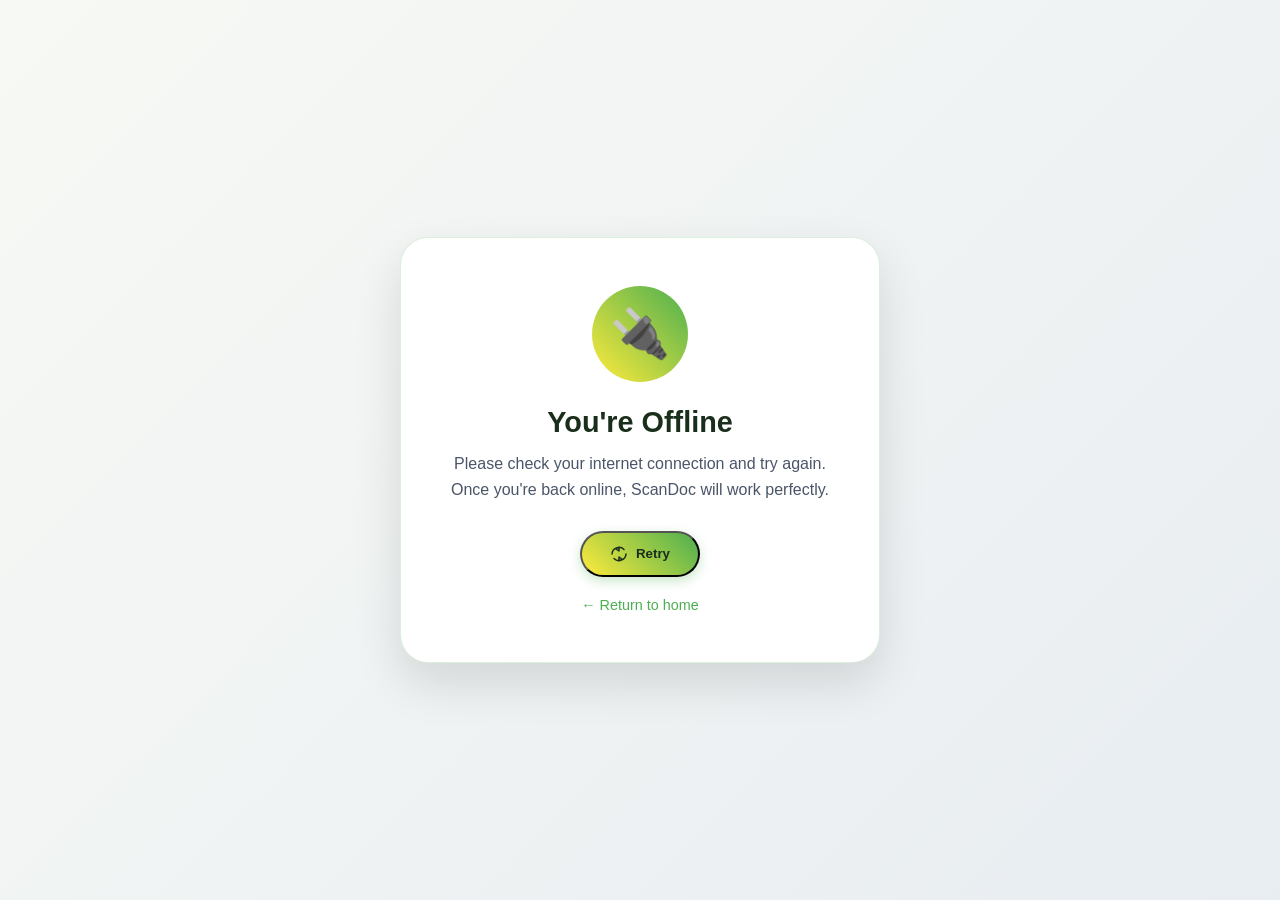
<file: offline.html>
<!DOCTYPE html>
<html lang="en">
<head>
  <meta charset="UTF-8">
  <meta name="viewport" content="width=device-width, initial-scale=1.0">
  <title>ScanDoc - Offline</title>
  <style>
    * {
      margin: 0;
      padding: 0;
      box-sizing: border-box;
    }
    body {
      font-family: 'DM Sans', -apple-system, BlinkMacSystemFont, 'Segoe UI', sans-serif;
      background: linear-gradient(135deg, #f7f9f4 0%, #e8edf2 100%);
      min-height: 100vh;
      display: flex;
      align-items: center;
      justify-content: center;
      padding: 20px;
    }
    .offline-card {
      background: white;
      border-radius: 28px;
      padding: 48px 32px;
      text-align: center;
      max-width: 480px;
      width: 100%;
      box-shadow: 0 20px 48px rgba(0,0,0,0.12);
      border: 1px solid rgba(76,175,80,0.2);
    }
    .offline-icon {
      width: 96px;
      height: 96px;
      background: linear-gradient(45deg, #FFEB3B, #4CAF50);
      border-radius: 50%;
      display: flex;
      align-items: center;
      justify-content: center;
      margin: 0 auto 24px;
      font-size: 48px;
    }
    h1 {
      font-family: 'Inter', 'Syne', sans-serif;
      font-size: 1.8rem;
      font-weight: 700;
      margin-bottom: 12px;
      color: #1a2e1c;
    }
    p {
      color: #4a5568;
      margin-bottom: 28px;
      line-height: 1.6;
    }
    .btn {
      display: inline-flex;
      align-items: center;
      gap: 8px;
      padding: 12px 28px;
      background: linear-gradient(45deg, #FFEB3B, #4CAF50);
      color: #1a2e1c;
      font-weight: 600;
      border-radius: 40px;
      text-decoration: none;
      transition: transform 0.2s, box-shadow 0.2s;
      box-shadow: 0 4px 12px rgba(76,175,80,0.3);
    }
    .btn:hover {
      transform: translateY(-2px);
      box-shadow: 0 6px 20px rgba(76,175,80,0.4);
    }
    .retry-link {
      margin-top: 20px;
      display: inline-block;
      color: #4CAF50;
      text-decoration: none;
      font-size: 0.9rem;
    }
    .retry-link:hover {
      text-decoration: underline;
    }
  </style>
</head>
<body>
  <div class="offline-card">
    <div class="offline-icon">
      🔌
    </div>
    <h1>You're Offline</h1>
    <p>Please check your internet connection and try again. Once you're back online, ScanDoc will work perfectly.</p>
    <button class="btn" onclick="location.reload()">
      <svg width="18" height="18" viewBox="0 0 18 18" fill="none">
        <path d="M2 9a7 7 0 0 1 12-4.5M16 9a7 7 0 0 1-12 4.5M9 2v4l-3-2 3-2zM9 16v-4l3 2-3 2z" stroke="currentColor" stroke-width="1.5" stroke-linecap="round" stroke-linejoin="round"/>
      </svg>
      Retry
    </button>
    <br />
    <a href="/" class="retry-link">← Return to home</a>
  </div>
</body>
</html>
</file>
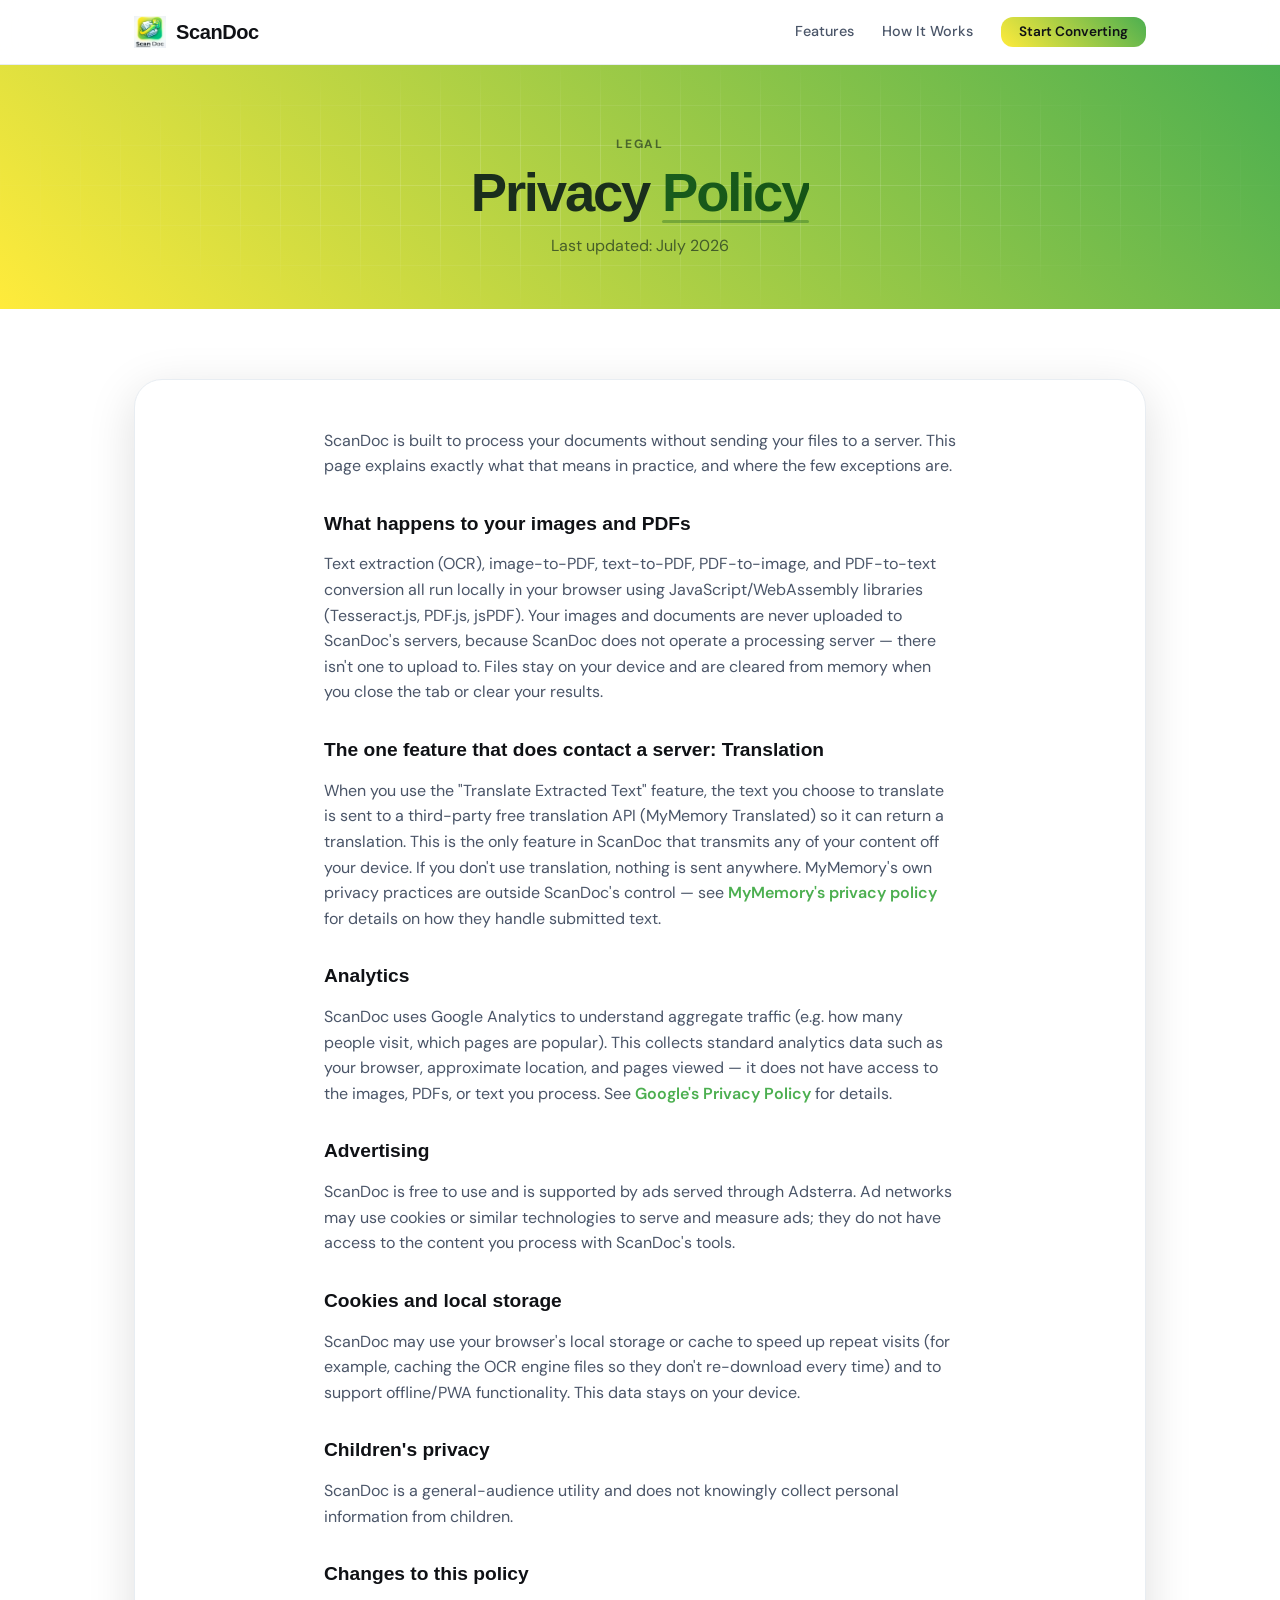
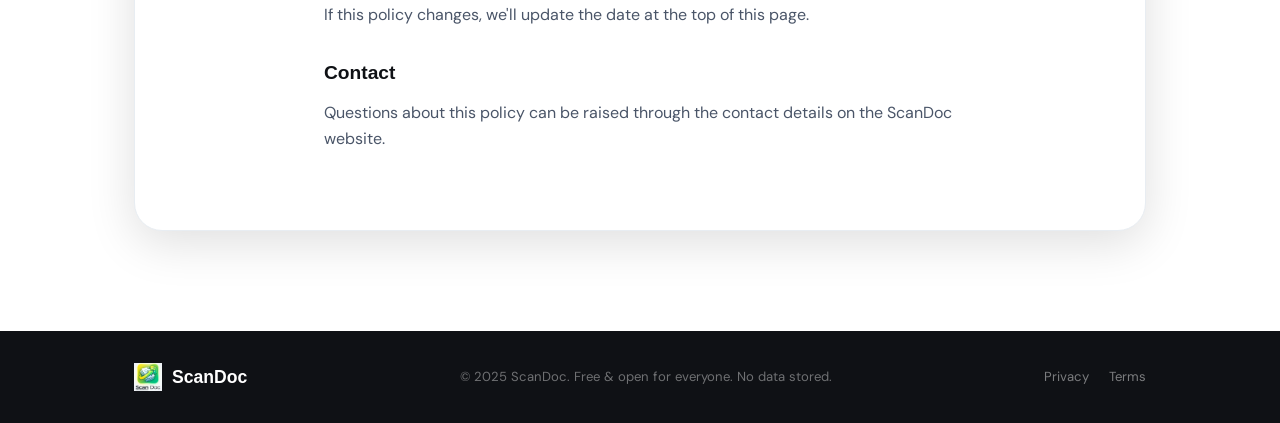
<file: privacy.html>
<!DOCTYPE html>
<html lang="en">
<head>
  <!-- Google Analytics -->
  <script async src="https://www.googletagmanager.com/gtag/js?id=G-9GDW4LM8QN"></script>
  <script>
    window.dataLayer = window.dataLayer || [];
    function gtag(){dataLayer.push(arguments);}
    gtag('js', new Date());
    gtag('config', 'G-9GDW4LM8QN');
  </script>

  <meta charset="UTF-8" />
  <meta name="viewport" content="width=device-width, initial-scale=1.0, viewport-fit=cover" />
  <title>Privacy Policy – ScanDoc</title>

  <meta name="description" content="ScanDoc's privacy policy: what data we do and don't collect, how OCR and document processing run in your browser, and your rights." />
  <meta name="robots" content="index, follow" />
  <link rel="canonical" href="https://scandoc.silverfoxdynamics.com/privacy.html" />

  <!-- PWA Meta Tags -->
  <meta name="theme-color" content="#4caf50" />
  <link rel="apple-touch-icon" href="/icons/launchericon-192x192.png" />
  <link rel="manifest" href="/manifest.json" />
  <link rel="icon" type="image/png" sizes="48x48" href="/icons/launchericon-48x48.png" />
  <link rel="icon" type="image/png" sizes="192x192" href="/icons/launchericon-192x192.png" />

  <link rel="preconnect" href="https://fonts.googleapis.com" />
  <link rel="preconnect" href="https://fonts.gstatic.com" crossorigin />
  <link href="https://fonts.googleapis.com/css2?family=Inter:opsz,wght@14..32,400;14..32,500;14..32,600;14..32,700;14..32,800&family=DM+Sans:ital,opsz,wght@0,9..40,300;0,9..40,400;0,9..40,500;1,9..40,300&display=swap" rel="stylesheet" />

  <link rel="stylesheet" href="style.css?v=2" />
</head>
<body>

  <!-- ══════════ NAVBAR ══════════ -->
  <header class="navbar">
    <div class="navbar__inner">
      <a class="navbar__brand" href="index.html">
        <div class="navbar__logo">
          <img src="logo.png" alt="ScanDoc Logo" width="32" height="32" style="display: block; object-fit: contain;" />
        </div>
        <span class="navbar__name">ScanDoc</span>
      </a>
      <nav class="navbar__links">
        <a href="index.html#features">Features</a>
        <a href="index.html#how-it-works">How It Works</a>
        <a href="index.html#app" class="btn btn--nav">Start Converting</a>
      </nav>
      <button class="navbar__toggle" id="navToggle" aria-label="Toggle menu">
        <span></span><span></span><span></span>
      </button>
    </div>
    <div class="navbar__mobile" id="navMobile">
      <a href="index.html#features">Features</a>
      <a href="index.html#how-it-works">How It Works</a>
      <a href="index.html#app">Start Converting</a>
    </div>
  </header>

  <!-- ══════════ PAGE HERO ══════════ -->
  <section class="hero" style="min-height:auto;padding:70px 0 50px;">
    <div class="hero__bg-grid"></div>
    <div class="container hero__inner">
      <div class="section-label" style="color:rgba(26,46,28,.65);">Legal</div>
      <h1 class="hero__title" style="font-size:clamp(2.2rem,5vw,3.4rem);margin-bottom:10px;">Privacy <em>Policy</em></h1>
      <p class="legal-updated">Last updated: July 2026</p>
    </div>
  </section>

  <!-- ══════════ CONTENT ══════════ -->
  <section class="app-section" style="padding:70px 0 100px;">
    <div class="container">
      <div class="app-card">
        <div class="legal-card__body">

    <p>ScanDoc is built to process your documents without sending your files to a server. This page explains exactly what that means in practice, and where the few exceptions are.</p>

    <h2>What happens to your images and PDFs</h2>
    <p>Text extraction (OCR), image-to-PDF, text-to-PDF, PDF-to-image, and PDF-to-text conversion all run locally in your browser using JavaScript/WebAssembly libraries (Tesseract.js, PDF.js, jsPDF). Your images and documents are never uploaded to ScanDoc's servers, because ScanDoc does not operate a processing server — there isn't one to upload to. Files stay on your device and are cleared from memory when you close the tab or clear your results.</p>

    <h2>The one feature that does contact a server: Translation</h2>
    <p>When you use the "Translate Extracted Text" feature, the text you choose to translate is sent to a third-party free translation API (MyMemory Translated) so it can return a translation. This is the only feature in ScanDoc that transmits any of your content off your device. If you don't use translation, nothing is sent anywhere. MyMemory's own privacy practices are outside ScanDoc's control — see <a class="legal-link" href="https://mymemory.translated.net/doc/privacy.php" target="_blank" rel="noopener">MyMemory's privacy policy</a> for details on how they handle submitted text.</p>

    <h2>Analytics</h2>
    <p>ScanDoc uses Google Analytics to understand aggregate traffic (e.g. how many people visit, which pages are popular). This collects standard analytics data such as your browser, approximate location, and pages viewed — it does not have access to the images, PDFs, or text you process. See <a class="legal-link" href="https://policies.google.com/privacy" target="_blank" rel="noopener">Google's Privacy Policy</a> for details.</p>

    <h2>Advertising</h2>
    <p>ScanDoc is free to use and is supported by ads served through Adsterra. Ad networks may use cookies or similar technologies to serve and measure ads; they do not have access to the content you process with ScanDoc's tools.</p>

    <h2>Cookies and local storage</h2>
    <p>ScanDoc may use your browser's local storage or cache to speed up repeat visits (for example, caching the OCR engine files so they don't re-download every time) and to support offline/PWA functionality. This data stays on your device.</p>

    <h2>Children's privacy</h2>
    <p>ScanDoc is a general-audience utility and does not knowingly collect personal information from children.</p>

    <h2>Changes to this policy</h2>
    <p>If this policy changes, we'll update the date at the top of this page.</p>

    <h2>Contact</h2>
    <p>Questions about this policy can be raised through the contact details on the ScanDoc website.</p>

        </div>
      </div>
    </div>
  </section>

  <!-- ══════════ FOOTER ══════════ -->
  <footer class="footer">
    <div class="container footer__inner">
      <div class="footer__brand"><div class="navbar__logo" style="width:28px;height:28px;"><img src="logo.png" alt="ScanDoc Logo" width="28" height="28" /></div><span>ScanDoc</span></div>
      <p class="footer__copy">© 2025 ScanDoc. Free & open for everyone. No data stored.</p>
      <div class="footer__links"><a href="privacy.html">Privacy</a><a href="terms.html">Terms</a></div>
    </div>
  </footer>

  <script>
    const navToggle = document.getElementById('navToggle');
    const navMobile = document.getElementById('navMobile');
    if (navToggle) navToggle.addEventListener('click', () => navMobile.classList.toggle('open'));
  </script>
</body>
</html>
</file>
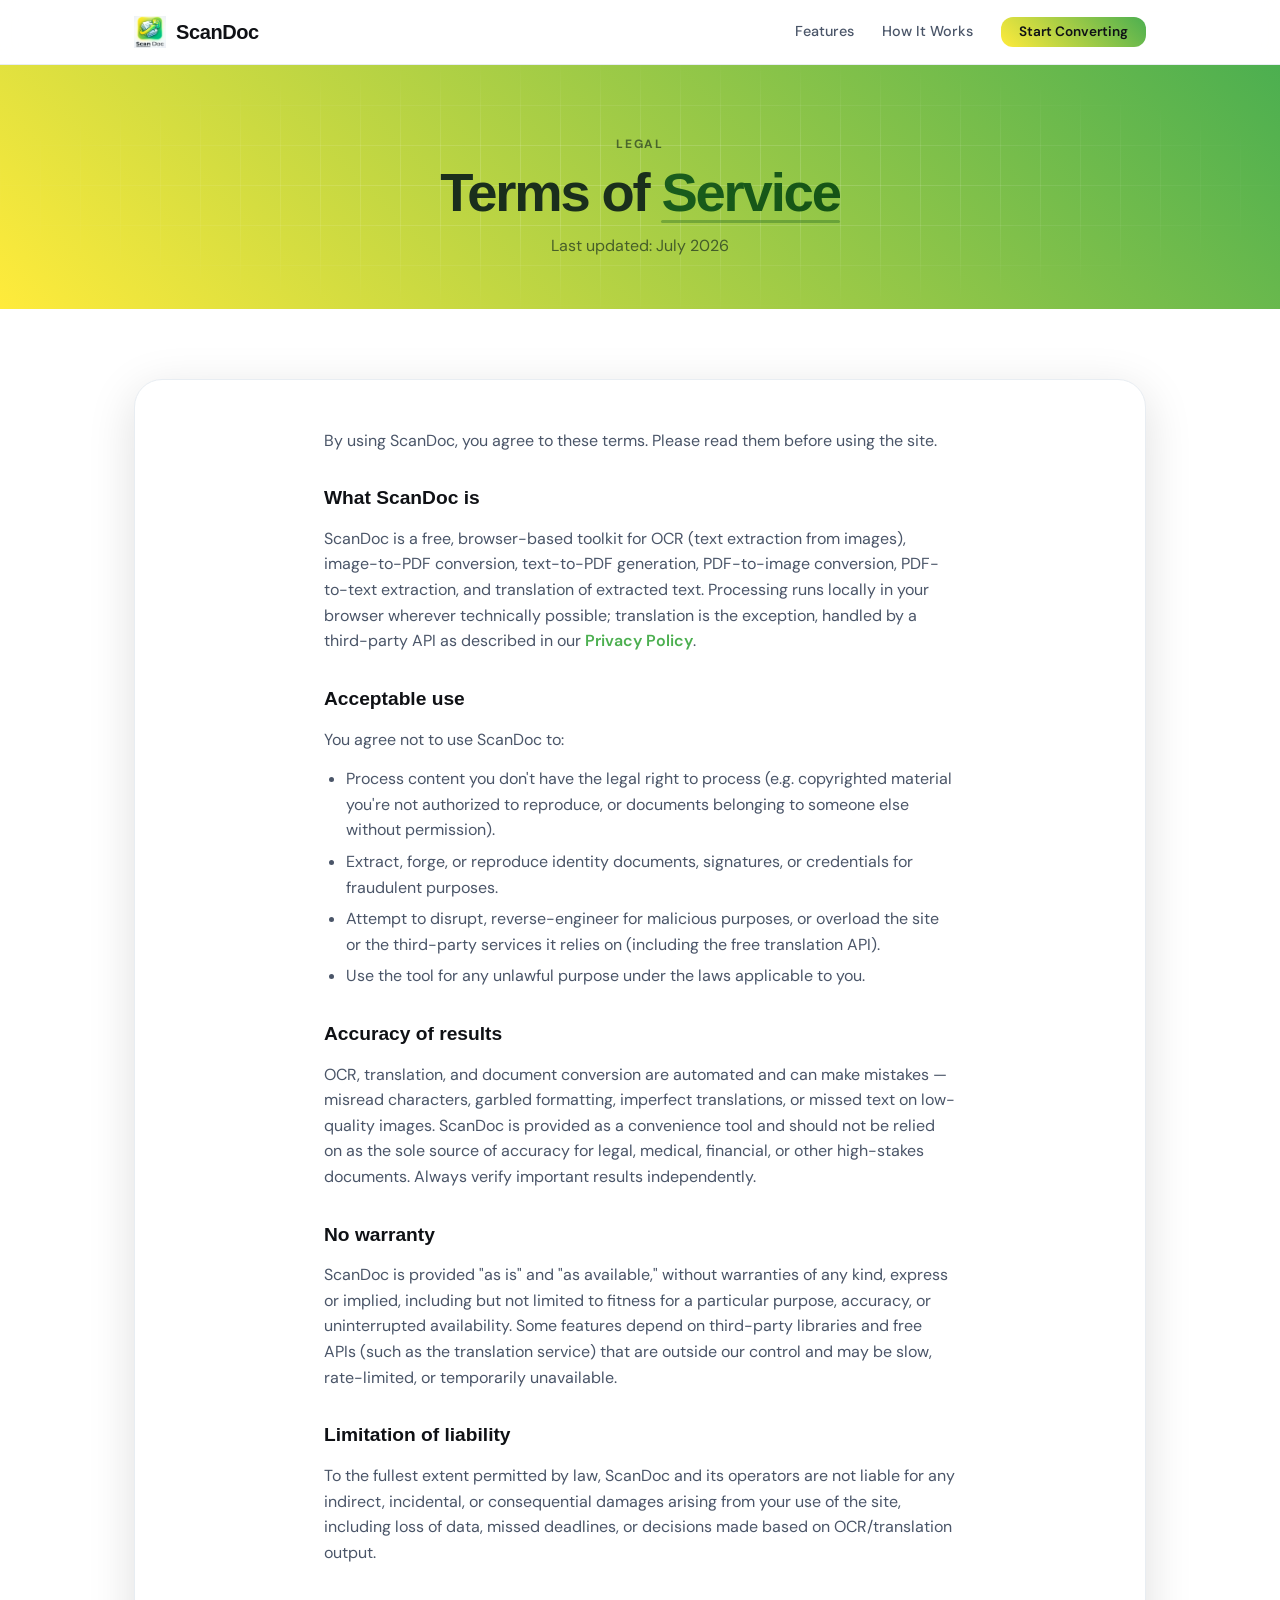
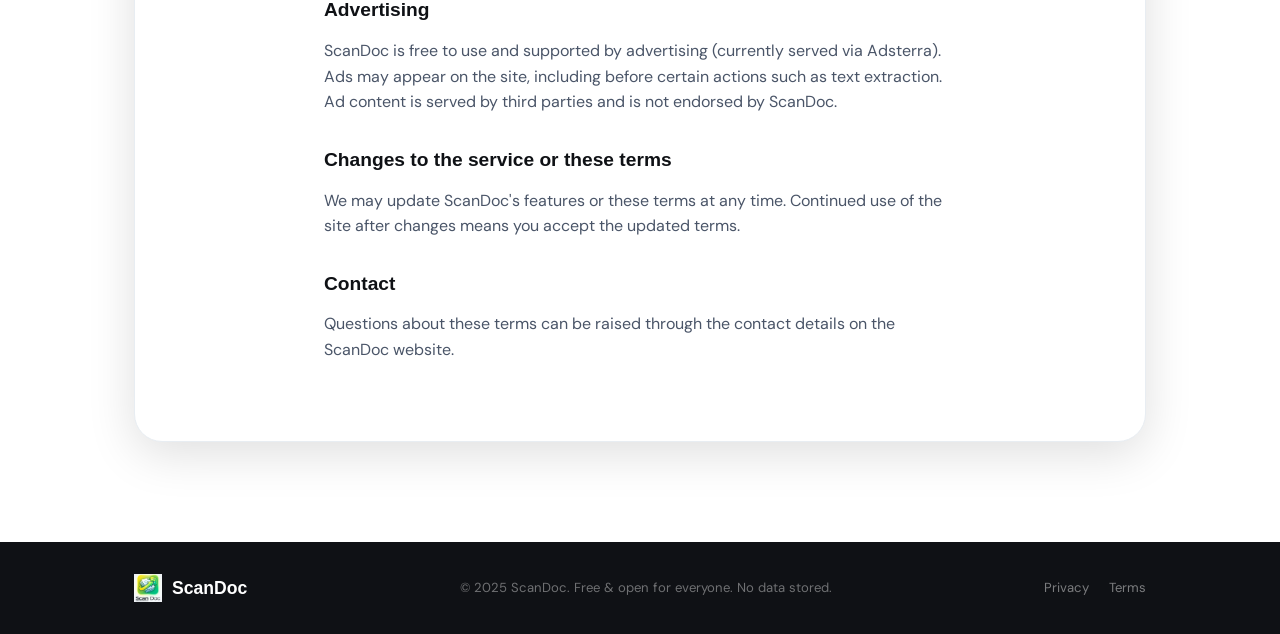
<file: terms.html>
<!DOCTYPE html>
<html lang="en">
<head>
  <!-- Google Analytics -->
  <script async src="https://www.googletagmanager.com/gtag/js?id=G-9GDW4LM8QN"></script>
  <script>
    window.dataLayer = window.dataLayer || [];
    function gtag(){dataLayer.push(arguments);}
    gtag('js', new Date());
    gtag('config', 'G-9GDW4LM8QN');
  </script>

  <meta charset="UTF-8" />
  <meta name="viewport" content="width=device-width, initial-scale=1.0, viewport-fit=cover" />
  <title>Terms of Service – ScanDoc</title>

  <meta name="description" content="ScanDoc's terms of service: acceptable use, disclaimers, and limitations for the free browser-based OCR and document toolkit." />
  <meta name="robots" content="index, follow" />
  <link rel="canonical" href="https://scandoc.silverfoxdynamics.com/terms.html" />

  <!-- PWA Meta Tags -->
  <meta name="theme-color" content="#4caf50" />
  <link rel="apple-touch-icon" href="/icons/launchericon-192x192.png" />
  <link rel="manifest" href="/manifest.json" />
  <link rel="icon" type="image/png" sizes="48x48" href="/icons/launchericon-48x48.png" />
  <link rel="icon" type="image/png" sizes="192x192" href="/icons/launchericon-192x192.png" />

  <link rel="preconnect" href="https://fonts.googleapis.com" />
  <link rel="preconnect" href="https://fonts.gstatic.com" crossorigin />
  <link href="https://fonts.googleapis.com/css2?family=Inter:opsz,wght@14..32,400;14..32,500;14..32,600;14..32,700;14..32,800&family=DM+Sans:ital,opsz,wght@0,9..40,300;0,9..40,400;0,9..40,500;1,9..40,300&display=swap" rel="stylesheet" />

  <link rel="stylesheet" href="style.css?v=2" />
</head>
<body>

  <!-- ══════════ NAVBAR ══════════ -->
  <header class="navbar">
    <div class="navbar__inner">
      <a class="navbar__brand" href="index.html">
        <div class="navbar__logo">
          <img src="logo.png" alt="ScanDoc Logo" width="32" height="32" style="display: block; object-fit: contain;" />
        </div>
        <span class="navbar__name">ScanDoc</span>
      </a>
      <nav class="navbar__links">
        <a href="index.html#features">Features</a>
        <a href="index.html#how-it-works">How It Works</a>
        <a href="index.html#app" class="btn btn--nav">Start Converting</a>
      </nav>
      <button class="navbar__toggle" id="navToggle" aria-label="Toggle menu">
        <span></span><span></span><span></span>
      </button>
    </div>
    <div class="navbar__mobile" id="navMobile">
      <a href="index.html#features">Features</a>
      <a href="index.html#how-it-works">How It Works</a>
      <a href="index.html#app">Start Converting</a>
    </div>
  </header>

  <!-- ══════════ PAGE HERO ══════════ -->
  <section class="hero" style="min-height:auto;padding:70px 0 50px;">
    <div class="hero__bg-grid"></div>
    <div class="container hero__inner">
      <div class="section-label" style="color:rgba(26,46,28,.65);">Legal</div>
      <h1 class="hero__title" style="font-size:clamp(2.2rem,5vw,3.4rem);margin-bottom:10px;">Terms of <em>Service</em></h1>
      <p class="legal-updated">Last updated: July 2026</p>
    </div>
  </section>

  <!-- ══════════ CONTENT ══════════ -->
  <section class="app-section" style="padding:70px 0 100px;">
    <div class="container">
      <div class="app-card">
        <div class="legal-card__body">

    <p>By using ScanDoc, you agree to these terms. Please read them before using the site.</p>

    <h2>What ScanDoc is</h2>
    <p>ScanDoc is a free, browser-based toolkit for OCR (text extraction from images), image-to-PDF conversion, text-to-PDF generation, PDF-to-image conversion, PDF-to-text extraction, and translation of extracted text. Processing runs locally in your browser wherever technically possible; translation is the exception, handled by a third-party API as described in our <a class="legal-link" href="privacy.html">Privacy Policy</a>.</p>

    <h2>Acceptable use</h2>
    <p>You agree not to use ScanDoc to:</p>
    <ul>
      <li>Process content you don't have the legal right to process (e.g. copyrighted material you're not authorized to reproduce, or documents belonging to someone else without permission).</li>
      <li>Extract, forge, or reproduce identity documents, signatures, or credentials for fraudulent purposes.</li>
      <li>Attempt to disrupt, reverse-engineer for malicious purposes, or overload the site or the third-party services it relies on (including the free translation API).</li>
      <li>Use the tool for any unlawful purpose under the laws applicable to you.</li>
    </ul>

    <h2>Accuracy of results</h2>
    <p>OCR, translation, and document conversion are automated and can make mistakes — misread characters, garbled formatting, imperfect translations, or missed text on low-quality images. ScanDoc is provided as a convenience tool and should not be relied on as the sole source of accuracy for legal, medical, financial, or other high-stakes documents. Always verify important results independently.</p>

    <h2>No warranty</h2>
    <p>ScanDoc is provided "as is" and "as available," without warranties of any kind, express or implied, including but not limited to fitness for a particular purpose, accuracy, or uninterrupted availability. Some features depend on third-party libraries and free APIs (such as the translation service) that are outside our control and may be slow, rate-limited, or temporarily unavailable.</p>

    <h2>Limitation of liability</h2>
    <p>To the fullest extent permitted by law, ScanDoc and its operators are not liable for any indirect, incidental, or consequential damages arising from your use of the site, including loss of data, missed deadlines, or decisions made based on OCR/translation output.</p>

    <h2>Advertising</h2>
    <p>ScanDoc is free to use and supported by advertising (currently served via Adsterra). Ads may appear on the site, including before certain actions such as text extraction. Ad content is served by third parties and is not endorsed by ScanDoc.</p>

    <h2>Changes to the service or these terms</h2>
    <p>We may update ScanDoc's features or these terms at any time. Continued use of the site after changes means you accept the updated terms.</p>

    <h2>Contact</h2>
    <p>Questions about these terms can be raised through the contact details on the ScanDoc website.</p>

        </div>
      </div>
    </div>
  </section>

  <!-- ══════════ FOOTER ══════════ -->
  <footer class="footer">
    <div class="container footer__inner">
      <div class="footer__brand"><div class="navbar__logo" style="width:28px;height:28px;"><img src="logo.png" alt="ScanDoc Logo" width="28" height="28" /></div><span>ScanDoc</span></div>
      <p class="footer__copy">© 2025 ScanDoc. Free & open for everyone. No data stored.</p>
      <div class="footer__links"><a href="privacy.html">Privacy</a><a href="terms.html">Terms</a></div>
    </div>
  </footer>

  <script>
    const navToggle = document.getElementById('navToggle');
    const navMobile = document.getElementById('navMobile');
    if (navToggle) navToggle.addEventListener('click', () => navMobile.classList.toggle('open'));
  </script>
</body>
</html>
</file>
<file: style.css>
/* ═══════════════════════════════════════════════════
   ScanDoc — Main Stylesheet
   Fonts: Syne (headings) + DM Sans (body)
   Brand: Yellow #FFEB3B → Green #4CAF50
════════════════════════════════════════════════════ */

/* ── CUSTOM PROPERTIES ── */
:root {
  --brand-yellow: #FFEB3B;
  --brand-green:  #4CAF50;
  --brand-grad:   linear-gradient(45deg, #FFEB3B 0%, #4CAF50 100%);
  --brand-grad-r: linear-gradient(225deg, #FFEB3B 0%, #4CAF50 100%);

  --text-primary:   #0f1115;
  --text-secondary: #4a5568;
  --text-muted:     #8a9ab0;

  --bg-white:  #ffffff;
  --bg-soft:   #f7f9f4;
  --bg-card:   #ffffff;

  --border:        #e8edf2;
  --border-focus:  #4CAF50;

  --shadow-sm:  0 1px 4px rgba(0,0,0,.07);
  --shadow-md:  0 4px 20px rgba(0,0,0,.10);
  --shadow-lg:  0 12px 48px rgba(0,0,0,.13);

  --radius-sm:  6px;
  --radius-md:  12px;
  --radius-lg:  20px;
  --radius-xl:  28px;

  --font-heading: 'Syne', sans-serif;
  --font-body:    'DM Sans', sans-serif;

  --transition: 0.22s ease;
}

/* ── RESET & BASE ── */
*, *::before, *::after { box-sizing: border-box; margin: 0; padding: 0; }

html { scroll-behavior: smooth; font-size: 16px; }

body {
  font-family: var(--font-body);
  color: var(--text-primary);
  background: var(--bg-soft);
  line-height: 1.6;
  -webkit-font-smoothing: antialiased;
}

a { color: inherit; text-decoration: none; }
img { max-width: 100%; display: block; }
button { cursor: pointer; font-family: var(--font-body); border: none; background: none; }
select, textarea { font-family: var(--font-body); }

.container {
  width: 100%;
  max-width: 1060px;
  margin: 0 auto;
  padding: 0 24px;
}

/* ══════════════════════════════════════════════════
   AD SLOTS
══════════════════════════════════════════════════ */
.ad-slot {
  width: 100%;
  background: repeating-linear-gradient(
    -45deg,
    #f0f4f8,
    #f0f4f8 10px,
    #e8ecf2 10px,
    #e8ecf2 20px
  );
  display: flex;
  align-items: center;
  justify-content: center;
  position: relative;
  overflow: hidden;
}
.ad-slot--header  { height: 60px; border-bottom: 1px solid var(--border); }
.ad-slot--inline  { height: 90px; margin: 0; }
.ad-slot--footer  { height: 90px; margin-top: 0; border-top: 1px solid var(--border); }
.ad-slot--post-process { height: 80px; border-radius: var(--radius-md); margin: 20px 0; }

.ad-label {
  font-size: 10px;
  letter-spacing: .12em;
  text-transform: uppercase;
  color: var(--text-muted);
  background: rgba(255,255,255,.75);
  padding: 3px 10px;
  border-radius: 20px;
  backdrop-filter: blur(4px);
}

/* ══════════════════════════════════════════════════
   NAVBAR
══════════════════════════════════════════════════ */
.navbar {
  position: sticky;
  top: 0;
  z-index: 100;
  background: rgba(255,255,255,.92);
  backdrop-filter: blur(12px);
  -webkit-backdrop-filter: blur(12px);
  border-bottom: 1px solid var(--border);
}

.navbar__inner {
  max-width: 1060px;
  margin: 0 auto;
  padding: 0 24px;
  height: 64px;
  display: flex;
  align-items: center;
  justify-content: space-between;
  gap: 24px;
}

.navbar__brand {
  display: flex;
  align-items: center;
  gap: 10px;
  font-family: var(--font-heading);
  font-weight: 800;
  font-size: 1.25rem;
  letter-spacing: -.02em;
}

.navbar__links {
  display: flex;
  align-items: center;
  gap: 28px;
  font-size: .9rem;
  font-weight: 500;
}

.navbar__links a:not(.btn) {
  color: var(--text-secondary);
  transition: color var(--transition);
}
.navbar__links a:not(.btn):hover { color: var(--brand-green); }

.navbar__toggle {
  display: none;
  flex-direction: column;
  gap: 5px;
  width: 28px;
  padding: 2px;
}
.navbar__toggle span {
  display: block;
  height: 2px;
  background: var(--text-primary);
  border-radius: 2px;
  transition: var(--transition);
}

.navbar__mobile {
  display: none;
  flex-direction: column;
  padding: 12px 24px 16px;
  background: white;
  border-bottom: 1px solid var(--border);
  gap: 12px;
}
.navbar__mobile a {
  font-size: .95rem;
  font-weight: 500;
  color: var(--text-secondary);
  padding: 6px 0;
  border-bottom: 1px solid var(--border);
}
.navbar__mobile.open { display: flex; }

@media (max-width: 640px) {
  .navbar__links { display: none; }
  .navbar__toggle { display: flex; }
}

/* ══════════════════════════════════════════════════
   BUTTONS
══════════════════════════════════════════════════ */
.btn {
  display: inline-flex;
  align-items: center;
  gap: 8px;
  padding: 10px 20px;
  border-radius: var(--radius-md);
  font-size: .9rem;
  font-weight: 600;
  line-height: 1;
  transition: all var(--transition);
  white-space: nowrap;
  position: relative;
  overflow: hidden;
}

.btn--primary {
  background: var(--brand-grad);
  color: var(--text-primary);
  box-shadow: 0 2px 12px rgba(76,175,80,.25);
}
.btn--primary:hover {
  box-shadow: 0 4px 24px rgba(76,175,80,.4);
  transform: translateY(-1px);
}
.btn--primary:active { transform: translateY(0); }

.btn--secondary {
  background: var(--bg-soft);
  color: var(--text-primary);
  border: 1.5px solid var(--border);
}
.btn--secondary:hover {
  background: white;
  border-color: var(--brand-green);
  color: var(--brand-green);
}

.btn--ghost {
  background: transparent;
  color: var(--text-secondary);
  border: 1.5px solid var(--border);
}
.btn--ghost:hover {
  background: var(--bg-soft);
  border-color: var(--text-primary);
  color: var(--text-primary);
}

.btn--nav {
  background: var(--brand-grad);
  color: var(--text-primary);
  padding: 8px 18px;
  font-size: .85rem;
}

.btn--lg { padding: 14px 28px; font-size: 1rem; border-radius: var(--radius-lg); }
.btn--sm { padding: 6px 12px; font-size: .8rem; border-radius: var(--radius-sm); }
.btn--full { width: 100%; justify-content: center; }

.btn--download {
  background: var(--brand-grad);
  color: var(--text-primary);
  padding: 14px 32px;
  font-size: 1rem;
  border-radius: var(--radius-lg);
  box-shadow: 0 4px 20px rgba(76,175,80,.3);
}

.btn--download:hover {
  box-shadow: 0 6px 28px rgba(76,175,80,.5);
  transform: translateY(-2px);
}

.btn:disabled {
  opacity: 0.45;
  cursor: not-allowed;
  transform: none !important;
  box-shadow: none !important;
}

.btn-spinner {
  width: 16px;
  height: 16px;
  border: 2px solid rgba(0,0,0,.15);
  border-top-color: currentColor;
  border-radius: 50%;
  animation: spin 0.7s linear infinite;
  display: inline-block;
}

@keyframes spin { to { transform: rotate(360deg); } }

/* ══════════════════════════════════════════════════
   HERO SECTION
══════════════════════════════════════════════════ */
.hero {
  min-height: 88vh;
  background: linear-gradient(45deg, #FFEB3B 0%, #4CAF50 100%);
  display: flex;
  flex-direction: column;
  align-items: center;
  justify-content: center;
  position: relative;
  overflow: hidden;
  padding: 80px 0 60px;
}

.hero__bg-grid {
  position: absolute;
  inset: 0;
  background-image:
    linear-gradient(rgba(255,255,255,.15) 1px, transparent 1px),
    linear-gradient(90deg, rgba(255,255,255,.15) 1px, transparent 1px);
  background-size: 40px 40px;
  mask-image: radial-gradient(ellipse at center, black 20%, transparent 75%);
}

.hero__inner {
  text-align: center;
  position: relative;
  z-index: 2;
}

.hero__badge {
  display: inline-flex;
  align-items: center;
  gap: 8px;
  background: rgba(255,255,255,.75);
  backdrop-filter: blur(8px);
  border: 1px solid rgba(255,255,255,.6);
  border-radius: 100px;
  padding: 6px 16px;
  font-size: .8rem;
  font-weight: 600;
  letter-spacing: .06em;
  text-transform: uppercase;
  color: #2e5e32;
  margin-bottom: 28px;
}

.pulse-dot {
  width: 8px;
  height: 8px;
  background: var(--brand-green);
  border-radius: 50%;
  animation: pulseDot 1.8s ease-in-out infinite;
}
@keyframes pulseDot {
  0%, 100% { box-shadow: 0 0 0 0 rgba(76,175,80,.6); }
  50% { box-shadow: 0 0 0 6px rgba(76,175,80,0); }
}

.hero__title {
  font-family: var(--font-heading);
  font-size: clamp(2.6rem, 6vw, 5rem);
  font-weight: 800;
  line-height: 1.08;
  letter-spacing: -.04em;
  color: #1a2e1c;
  margin-bottom: 20px;
}

.hero__title em {
  font-style: normal;
  background: linear-gradient(135deg, #1a5e1e, #145214);
  -webkit-background-clip: text;
  -webkit-text-fill-color: transparent;
  background-clip: text;
  position: relative;
}
.hero__title em::after {
  content: '';
  position: absolute;
  bottom: 0;
  left: 0;
  right: 0;
  height: 3px;
  background: rgba(26,94,30,.35);
  border-radius: 2px;
}

.hero__sub {
  font-size: 1.05rem;
  color: rgba(26,46,28,.75);
  max-width: 540px;
  margin: 0 auto 36px;
  font-weight: 400;
  line-height: 1.7;
}

.br-desktop { display: block; }
@media (max-width: 500px) { .br-desktop { display: none; } }

.hero__actions {
  display: flex;
  align-items: center;
  justify-content: center;
  gap: 14px;
  flex-wrap: wrap;
  margin-bottom: 48px;
}

.hero__stats {
  display: flex;
  align-items: center;
  justify-content: center;
  gap: 0;
  background: rgba(255,255,255,.55);
  backdrop-filter: blur(10px);
  border: 1px solid rgba(255,255,255,.5);
  border-radius: 100px;
  padding: 12px 28px;
  width: fit-content;
  margin: 0 auto;
}

.stat {
  display: flex;
  flex-direction: column;
  align-items: center;
  padding: 0 20px;
}
.stat strong {
  font-family: var(--font-heading);
  font-size: 1.35rem;
  font-weight: 800;
  color: #1a2e1c;
  line-height: 1;
}
.stat span {
  font-size: .72rem;
  text-transform: uppercase;
  letter-spacing: .08em;
  color: rgba(26,46,28,.6);
  margin-top: 3px;
}
.stat__divider {
  width: 1px;
  height: 32px;
  background: rgba(26,46,28,.2);
}

.hero__scroll-hint {
  position: absolute;
  bottom: 24px;
  left: 50%;
  transform: translateX(-50%);
  z-index: 2;
}

.scroll-arrow {
  width: 22px;
  height: 22px;
  border-right: 2.5px solid rgba(26,46,28,.5);
  border-bottom: 2.5px solid rgba(26,46,28,.5);
  transform: rotate(45deg);
  animation: scrollBounce 1.6s ease-in-out infinite;
}
@keyframes scrollBounce {
  0%, 100% { transform: rotate(45deg) translateY(-4px); opacity: .4; }
  50% { transform: rotate(45deg) translateY(0); opacity: .9; }
}

/* ══════════════════════════════════════════════════
   SECTION UTILITIES
══════════════════════════════════════════════════ */
.section-label {
  font-size: .75rem;
  font-weight: 700;
  text-transform: uppercase;
  letter-spacing: .14em;
  color: var(--brand-green);
  margin-bottom: 10px;
}

.section-title {
  font-family: var(--font-heading);
  font-size: clamp(1.8rem, 4vw, 2.8rem);
  font-weight: 800;
  letter-spacing: -.03em;
  line-height: 1.12;
  color: var(--text-primary);
  margin-bottom: 48px;
}

/* ══════════════════════════════════════════════════
   FEATURES
══════════════════════════════════════════════════ */
.features {
  padding: 100px 0;
  background: var(--bg-white);
}

.features__grid {
  display: grid;
  grid-template-columns: repeat(auto-fill, minmax(280px, 1fr));
  gap: 24px;
}

.feature-card {
  background: var(--bg-soft);
  border: 1.5px solid var(--border);
  border-radius: var(--radius-lg);
  padding: 28px;
  transition: all var(--transition);
  position: relative;
  overflow: hidden;
}
.feature-card::before {
  content: '';
  position: absolute;
  top: 0; left: 0; right: 0;
  height: 3px;
  background: var(--brand-grad);
  opacity: 0;
  transition: opacity var(--transition);
}
.feature-card:hover {
  border-color: transparent;
  box-shadow: var(--shadow-md);
  transform: translateY(-3px);
}
.feature-card:hover::before { opacity: 1; }

.feature-card__icon {
  width: 52px;
  height: 52px;
  background: white;
  border-radius: var(--radius-md);
  display: flex;
  align-items: center;
  justify-content: center;
  color: var(--brand-green);
  margin-bottom: 18px;
  box-shadow: var(--shadow-sm);
}

.feature-card h3 {
  font-family: var(--font-heading);
  font-size: 1.05rem;
  font-weight: 700;
  letter-spacing: -.01em;
  margin-bottom: 8px;
}

.feature-card p {
  font-size: .88rem;
  color: var(--text-secondary);
  line-height: 1.65;
}

/* ══════════════════════════════════════════════════
   HOW IT WORKS
══════════════════════════════════════════════════ */
.how-it-works {
  padding: 100px 0;
  background: var(--bg-soft);
}

.steps {
  display: flex;
  align-items: flex-start;
  gap: 0;
  flex-wrap: wrap;
}

.step {
  flex: 1;
  min-width: 220px;
  padding: 28px;
  background: white;
  border-radius: var(--radius-lg);
  border: 1.5px solid var(--border);
  position: relative;
}

.step__num {
  font-family: var(--font-heading);
  font-size: 3rem;
  font-weight: 800;
  letter-spacing: -.04em;
  line-height: 1;
  background: var(--brand-grad);
  -webkit-background-clip: text;
  -webkit-text-fill-color: transparent;
  background-clip: text;
  margin-bottom: 14px;
}

.step h3 {
  font-family: var(--font-heading);
  font-size: 1.05rem;
  font-weight: 700;
  margin-bottom: 8px;
}

.step p {
  font-size: .875rem;
  color: var(--text-secondary);
  line-height: 1.65;
}

.step__connector {
  flex: 0 0 40px;
  height: 2px;
  background: var(--brand-grad);
  margin-top: 52px;
  position: relative;
}
.step__connector::after {
  content: '';
  position: absolute;
  right: -6px;
  top: 50%;
  transform: translateY(-50%);
  width: 10px;
  height: 10px;
  border-right: 2px solid var(--brand-green);
  border-top: 2px solid var(--brand-green);
  transform: translateY(-50%) rotate(45deg);
}

@media (max-width: 640px) {
  .steps { flex-direction: column; }
  .step__connector { display: none; }
}

/* ══════════════════════════════════════════════════
   APP SECTION
══════════════════════════════════════════════════ */
.app-section {
  padding: 100px 0 120px;
  background: white;
}

.app-card {
  background: white;
  border: 1.5px solid var(--border);
  border-radius: var(--radius-xl);
  overflow: hidden;
  box-shadow: var(--shadow-lg);
}

/* ── TAB BAR ── */
.tab-bar {
  display: flex;
  border-bottom: 1.5px solid var(--border);
  background: var(--bg-soft);
}

.tab-btn {
  flex: 1;
  display: flex;
  align-items: center;
  justify-content: center;
  gap: 8px;
  padding: 16px 20px;
  font-size: .9rem;
  font-weight: 600;
  color: var(--text-muted);
  border-bottom: 2.5px solid transparent;
  transition: all var(--transition);
  cursor: pointer;
  background: none;
  border: none;
  border-bottom: 2.5px solid transparent;
}

.tab-btn:hover { color: var(--text-primary); background: rgba(76,175,80,.05); }

.tab-btn.active {
  color: var(--brand-green);
  background: white;
  border-bottom-color: var(--brand-green);
}

/* ── TAB PANELS ── */
.tab-panel { display: none; padding: 28px; }
.tab-panel.active { display: block; }

/* ── DROP ZONE ── */
.drop-zone {
  border: 2px dashed var(--border);
  border-radius: var(--radius-lg);
  background: var(--bg-soft);
  min-height: 220px;
  display: flex;
  align-items: center;
  justify-content: center;
  position: relative;
  transition: all var(--transition);
  cursor: pointer;
  overflow: hidden;
}

.drop-zone:hover,
.drop-zone.dragover {
  border-color: var(--brand-green);
  background: rgba(76,175,80,.04);
}

.drop-zone__input {
  position: absolute;
  inset: 0;
  opacity: 0;
  cursor: pointer;
  z-index: 2;
}

.drop-zone__body {
  text-align: center;
  padding: 32px;
  pointer-events: none;
}

.drop-zone__icon {
  margin: 0 auto 16px;
  width: 64px;
  height: 64px;
  background: white;
  border-radius: 50%;
  display: flex;
  align-items: center;
  justify-content: center;
  box-shadow: var(--shadow-md);
}

.drop-zone__title {
  font-family: var(--font-heading);
  font-size: 1.05rem;
  font-weight: 700;
  margin-bottom: 6px;
}

.drop-zone__sub {
  font-size: .85rem;
  color: var(--text-muted);
}

.link-style {
  color: var(--brand-green);
  font-weight: 600;
  text-decoration: underline;
  cursor: pointer;
}

.drop-zone__preview {
  width: 100%;
  height: 100%;
  min-height: 220px;
  position: relative;
}

.drop-zone__preview img {
  width: 100%;
  height: 100%;
  object-fit: contain;
  max-height: 380px;
  border-radius: var(--radius-md);
}

.drop-zone__clear {
  position: absolute;
  top: 12px;
  right: 12px;
  width: 32px;
  height: 32px;
  background: rgba(0,0,0,.6);
  color: white;
  border-radius: 50%;
  font-size: 1.2rem;
  display: flex;
  align-items: center;
  justify-content: center;
  cursor: pointer;
  border: none;
  line-height: 1;
  z-index: 10;
  transition: background var(--transition);
}
.drop-zone__clear:hover { background: rgba(200,50,50,.8); }

/* ── CAMERA AREA ── */
.camera-area {
  border-radius: var(--radius-lg);
  background: #0a0e0a;
  min-height: 260px;
  display: flex;
  align-items: center;
  justify-content: center;
  overflow: hidden;
  position: relative;
}

.camera-placeholder {
  text-align: center;
  color: rgba(255,255,255,.6);
}
.camera-placeholder p { margin-top: 12px; font-size: .9rem; }
.camera-placeholder p.small { font-size: .78rem; color: rgba(255,255,255,.35); margin-top: 4px; }

#cameraVideo {
  width: 100%;
  max-height: 380px;
  object-fit: cover;
  display: block;
}

.camera-overlay {
  position: absolute;
  inset: 0;
  pointer-events: none;
  display: flex;
  align-items: center;
  justify-content: center;
}

.scan-frame {
  width: 72%;
  height: 70%;
  position: relative;
  max-width: 420px;
}

.scan-line {
  position: absolute;
  left: 0; right: 0;
  height: 2px;
  background: linear-gradient(90deg, transparent, var(--brand-yellow), var(--brand-green), transparent);
  animation: scanMove 2s ease-in-out infinite;
  box-shadow: 0 0 8px rgba(255,235,59,.8);
}
@keyframes scanMove {
  0% { top: 0; opacity: 0; }
  10% { opacity: 1; }
  90% { opacity: 1; }
  100% { top: 100%; opacity: 0; }
}

.corner {
  position: absolute;
  width: 20px;
  height: 20px;
}
.corner.tl { top: 0; left: 0; border-top: 2.5px solid var(--brand-yellow); border-left: 2.5px solid var(--brand-yellow); }
.corner.tr { top: 0; right: 0; border-top: 2.5px solid var(--brand-yellow); border-right: 2.5px solid var(--brand-yellow); }
.corner.bl { bottom: 0; left: 0; border-bottom: 2.5px solid var(--brand-yellow); border-left: 2.5px solid var(--brand-yellow); }
.corner.br { bottom: 0; right: 0; border-bottom: 2.5px solid var(--brand-yellow); border-right: 2.5px solid var(--brand-yellow); }

.camera-controls {
  display: flex;
  gap: 10px;
  margin-top: 16px;
  flex-wrap: wrap;
}

/* ── OPTIONS ROW ── */
.options-row {
  display: grid;
  grid-template-columns: 1fr 1fr;
  gap: 16px;
  padding: 0 28px 24px;
}

@media (max-width: 540px) { .options-row { grid-template-columns: 1fr; } }

.option-group label {
  display: block;
  font-size: .78rem;
  font-weight: 600;
  text-transform: uppercase;
  letter-spacing: .07em;
  color: var(--text-secondary);
  margin-bottom: 7px;
}

.option-group select {
  width: 100%;
  padding: 10px 14px;
  border: 1.5px solid var(--border);
  border-radius: var(--radius-md);
  font-size: .9rem;
  color: var(--text-primary);
  background: white;
  appearance: none;
  background-image: url("data:image/svg+xml,%3Csvg width='12' height='8' viewBox='0 0 12 8' fill='none' xmlns='http://www.w3.org/2000/svg'%3E%3Cpath d='M1 1l5 5 5-5' stroke='%238a9ab0' stroke-width='1.6' stroke-linecap='round' stroke-linejoin='round'/%3E%3C/svg%3E");
  background-repeat: no-repeat;
  background-position: right 12px center;
  padding-right: 36px;
  cursor: pointer;
  transition: border-color var(--transition);
}
.option-group select:focus {
  outline: none;
  border-color: var(--border-focus);
  box-shadow: 0 0 0 3px rgba(76,175,80,.12);
}

/* ── PROCESS ROW ── */
.process-row {
  padding: 0 28px 28px;
}

/* ── PROGRESS AREA ── */
.progress-area {
  padding: 0 28px 28px;
}

.progress-steps {
  display: flex;
  gap: 8px;
  flex-wrap: wrap;
  margin-bottom: 16px;
}

.progress-step {
  display: flex;
  align-items: center;
  gap: 7px;
  font-size: .8rem;
  color: var(--text-muted);
  padding: 6px 12px;
  background: var(--bg-soft);
  border-radius: 100px;
  border: 1.5px solid var(--border);
  transition: all var(--transition);
}

.progress-step.active {
  color: var(--brand-green);
  background: rgba(76,175,80,.08);
  border-color: rgba(76,175,80,.3);
}
.progress-step.done {
  color: #2e7d32;
  background: rgba(76,175,80,.15);
  border-color: rgba(76,175,80,.4);
}

.ps-dot {
  width: 8px;
  height: 8px;
  border-radius: 50%;
  background: currentColor;
  opacity: 0.4;
  transition: all var(--transition);
}
.progress-step.active .ps-dot {
  animation: pulseDot 1s infinite;
  opacity: 1;
}
.progress-step.done .ps-dot { opacity: 1; }

.scan-progress-bar {
  height: 5px;
  background: var(--border);
  border-radius: 100px;
  overflow: hidden;
}
.scan-progress-fill {
  height: 100%;
  width: 0%;
  background: var(--brand-grad);
  border-radius: 100px;
  transition: width 0.4s ease;
}

/* ── RESULTS AREA ── */
.results-area {
  border-top: 1.5px solid var(--border);
  padding: 28px;
}

.results-header {
  display: flex;
  align-items: center;
  justify-content: space-between;
  margin-bottom: 14px;
}

.results-title {
  font-family: var(--font-heading);
  font-size: 1.05rem;
  font-weight: 700;
}

.results-actions {
  display: flex;
  gap: 8px;
}

.results-text {
  width: 100%;
  min-height: 180px;
  padding: 16px;
  border: 1.5px solid var(--border);
  border-radius: var(--radius-md);
  font-size: .9rem;
  line-height: 1.7;
  color: var(--text-primary);
  resize: vertical;
  transition: border-color var(--transition);
  background: var(--bg-soft);
}
.results-text:focus {
  outline: none;
  border-color: var(--border-focus);
  box-shadow: 0 0 0 3px rgba(76,175,80,.12);
  background: white;
}

/* ── TRANSLATE SECTION ── */
.translate-section {
  border: 1.5px solid var(--border);
  border-radius: var(--radius-lg);
  padding: 20px;
  margin: 16px 0;
  background: var(--bg-soft);
}

.translate-title {
  display: flex;
  align-items: center;
  gap: 8px;
  font-family: var(--font-heading);
  font-size: .95rem;
  font-weight: 700;
  margin-bottom: 14px;
}

.translate-controls {
  display: flex;
  gap: 10px;
  flex-wrap: wrap;
}

.translate-select {
  flex: 1;
  min-width: 200px;
  padding: 10px 36px 10px 14px;
  border: 1.5px solid var(--border);
  border-radius: var(--radius-md);
  font-size: .9rem;
  background: white;
  color: var(--text-primary);
  appearance: none;
  background-image: url("data:image/svg+xml,%3Csvg width='12' height='8' viewBox='0 0 12 8' fill='none' xmlns='http://www.w3.org/2000/svg'%3E%3Cpath d='M1 1l5 5 5-5' stroke='%238a9ab0' stroke-width='1.6' stroke-linecap='round' stroke-linejoin='round'/%3E%3C/svg%3E");
  background-repeat: no-repeat;
  background-position: right 12px center;
  cursor: pointer;
  transition: border-color var(--transition);
}
.translate-select:focus {
  outline: none;
  border-color: var(--border-focus);
}

.translated-output {
  margin-top: 14px;
  border: 1.5px solid rgba(76,175,80,.3);
  border-radius: var(--radius-md);
  overflow: hidden;
  background: white;
}

.translated-output__header {
  display: flex;
  align-items: center;
  justify-content: space-between;
  padding: 10px 16px;
  background: rgba(76,175,80,.08);
  border-bottom: 1px solid rgba(76,175,80,.2);
  font-size: .8rem;
  font-weight: 600;
  color: #2e7d32;
}

.translated-output__text {
  padding: 16px;
  font-size: .9rem;
  line-height: 1.7;
  color: var(--text-primary);
  min-height: 80px;
  white-space: pre-wrap;
  word-break: break-word;
}

/* ── DOWNLOAD SECTION ── */
.download-section {
  display: flex;
  justify-content: center;
  margin-top: 20px;
}

/* ══════════════════════════════════════════════════
   FOOTER
══════════════════════════════════════════════════ */
.footer {
  background: var(--text-primary);
  color: white;
  padding: 32px 0;
}

.footer__inner {
  display: flex;
  align-items: center;
  justify-content: space-between;
  flex-wrap: wrap;
  gap: 16px;
}

.footer__brand {
  display: flex;
  align-items: center;
  gap: 10px;
  font-family: var(--font-heading);
  font-size: 1.1rem;
  font-weight: 700;
}

.footer__copy {
  font-size: .82rem;
  color: rgba(255,255,255,.4);
}

.footer__links {
  display: flex;
  gap: 20px;
}
.footer__links a {
  font-size: .82rem;
  color: rgba(255,255,255,.45);
  transition: color var(--transition);
}
.footer__links a:hover { color: var(--brand-yellow); }

/* ══════════════════════════════════════════════════
   TOAST
══════════════════════════════════════════════════ */
.toast {
  position: fixed;
  bottom: 28px;
  right: 28px;
  background: var(--text-primary);
  color: white;
  padding: 12px 20px;
  border-radius: var(--radius-md);
  font-size: .88rem;
  font-weight: 500;
  z-index: 999;
  box-shadow: var(--shadow-lg);
  transform: translateY(12px);
  opacity: 0;
  transition: all 0.28s cubic-bezier(.16,1,.3,1);
  pointer-events: none;
  max-width: 320px;
}
.toast.show {
  opacity: 1;
  transform: translateY(0);
}
.toast.success { border-left: 4px solid var(--brand-green); }
.toast.error   { border-left: 4px solid #ef4444; }

/* ══════════════════════════════════════════════════
   RESPONSIVE
══════════════════════════════════════════════════ */
@media (max-width: 768px) {
  .hero { padding: 60px 0 48px; min-height: 80vh; }
  .hero__stats { padding: 10px 16px; gap: 0; }
  .stat { padding: 0 12px; }
  .stat strong { font-size: 1.1rem; }

  .features { padding: 72px 0; }
  .features__grid { grid-template-columns: 1fr; }

  .how-it-works { padding: 72px 0; }

  .app-section { padding: 72px 0 80px; }
  .options-row { padding: 0 20px 20px; }
  .process-row { padding: 0 20px 20px; }
  .progress-area { padding: 0 20px 20px; }
  .results-area { padding: 20px; }
  .tab-panel { padding: 20px; }

  .tab-btn { font-size: .82rem; padding: 14px 12px; }

  .footer__inner { flex-direction: column; text-align: center; }
  .footer__links { justify-content: center; }
}

@media (max-width: 420px) {
  .hero__actions { flex-direction: column; align-items: stretch; }
  .hero__actions .btn { width: 100%; justify-content: center; }
  .camera-controls { flex-direction: column; }
  .camera-controls .btn { width: 100%; justify-content: center; }
  .translate-controls { flex-direction: column; }
  .translate-select { width: 100%; }
}


/* ── PWA INSTALL BUTTON ── */
.btn--install {
  background: linear-gradient(45deg, #1a2e1c, #2e7d32);
  color: white !important;
  border: none;
  box-shadow: 0 2px 8px rgba(0,0,0,0.15);
  transition: all 0.22s ease;
}

.btn--install:hover {
  background: linear-gradient(45deg, #2e7d32, #1a5e1e);
  transform: translateY(-1px);
  box-shadow: 0 4px 14px rgba(0,0,0,0.2);
}

.btn--install svg {
  stroke: white;
}

/* Install button in mobile menu */
.navbar__mobile a[href="#"] {
  display: flex;
  align-items: center;
  gap: 8px;
  color: #2e7d32;
  font-weight: 600;
}

/* Install prompt toast style */
.toast.install-prompt {
  background: linear-gradient(135deg, #1a2e1c, #2e7d32);
  border-left: none;
  cursor: pointer;
  pointer-events: auto;
}

.toast.install-prompt:hover {
  transform: translateY(-2px);
  box-shadow: 0 8px 24px rgba(0,0,0,0.2);
}

/* ── PDF TOOLS: multi-item lists / thumbnail grids (Image→PDF, PDF→Images) ── */
.i2p-list {
  display: grid;
  grid-template-columns: repeat(auto-fill, minmax(140px, 1fr));
  gap: 12px;
  padding: 0 28px 20px;
}
.i2p-item {
  position: relative;
  border: 1.5px solid var(--border);
  border-radius: var(--radius-md);
  overflow: hidden;
  background: var(--bg-soft);
  display: flex;
  flex-direction: column;
}
.i2p-item img {
  width: 100%;
  height: 110px;
  object-fit: cover;
  display: block;
}
.i2p-item__controls {
  display: flex;
  justify-content: space-between;
  align-items: center;
  padding: 6px 8px;
  gap: 4px;
  background: white;
}
.i2p-item__controls button {
  border: none;
  background: var(--bg-soft);
  border-radius: 6px;
  width: 24px;
  height: 24px;
  cursor: pointer;
  font-size: .85rem;
  color: var(--text-secondary);
  line-height: 1;
}
.i2p-item__controls button:hover { background: rgba(76,175,80,.15); color: var(--brand-green); }
.i2p-item__remove { color: #c62828 !important; }
.i2p-item__label {
  font-size: .72rem;
  color: var(--text-muted);
  padding: 0 8px 6px;
}
.i2p-item a.i2p-download {
  display: block;
  text-align: center;
  font-size: .78rem;
  padding: 6px 8px;
  background: var(--bg-soft);
  color: var(--brand-green);
  text-decoration: none;
  font-weight: 600;
}
.i2p-item a.i2p-download:hover { background: rgba(76,175,80,.15); }

@media (max-width: 540px) {
  .options-row { grid-template-columns: 1fr; }
  .i2p-list { padding: 0 20px 16px; grid-template-columns: repeat(auto-fill, minmax(110px, 1fr)); }
}

/* ── LEGAL PAGES (Privacy / Terms) — content sits inside the existing .app-card component ── */
.legal-card__body {
  padding: 48px clamp(24px, 6vw, 64px) 64px;
  max-width: 760px;
  margin: 0 auto;
}
.legal-card__body h2 {
  font-family: var(--font-heading);
  font-size: 1.2rem;
  font-weight: 700;
  margin: 30px 0 12px;
  color: var(--text-primary);
}
.legal-card__body h2:first-child { margin-top: 0; }
.legal-card__body p {
  color: var(--text-secondary);
  margin-bottom: 14px;
}
.legal-card__body ul {
  color: var(--text-secondary);
  margin: 0 0 14px 22px;
}
.legal-card__body li { margin-bottom: 6px; }
.legal-card__body a.legal-link {
  color: var(--brand-green);
  font-weight: 600;
}
.legal-card__body a.legal-link:hover { text-decoration: underline; }
.legal-updated {
  color: rgba(26,46,28,.7);
}
</file>
